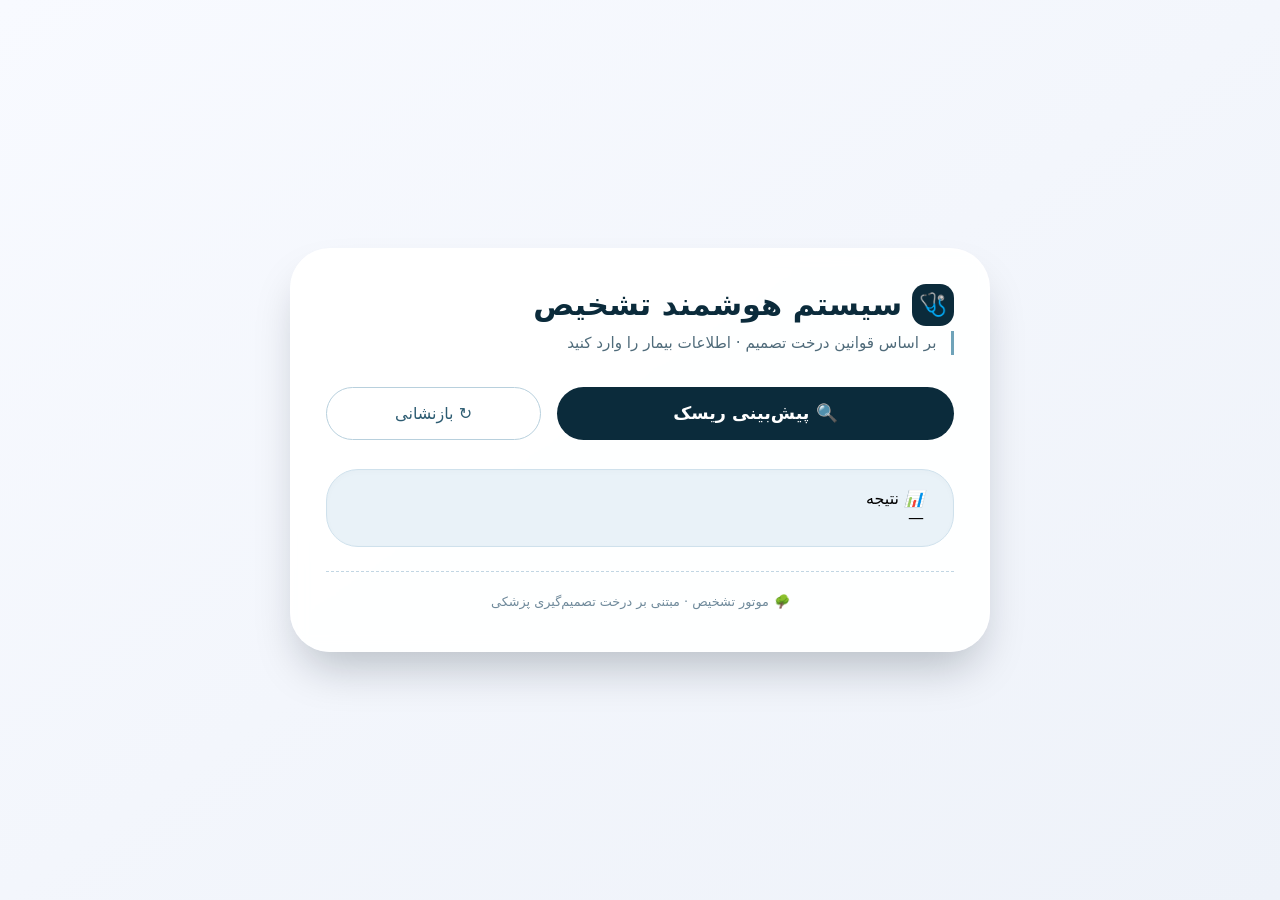
<file: index.html>
<!DOCTYPE html>
<html lang="fa" dir="rtl">
<head>
  <meta charset="UTF-8">
  <title>سیستم هوشمند تشخیص</title>
  <!-- هدایت خودکار به فایل اصلی -->
  <meta http-equiv="refresh" content="0; url=./ui/index.html">
  <style>
    body { font-family: Tahoma; text-align: center; padding-top: 50px; background: #f8faff; color: #0b2b3b; }
  </style>
</head>
<body>
  <h2>در حال انتقال به سایت...</h2>
  <p>اگر به صورت خودکار منتقل نشدید، <a href="./ui/index.html">اینجا کلیک کنید</a>.</p>
</body>
</html>
</file>
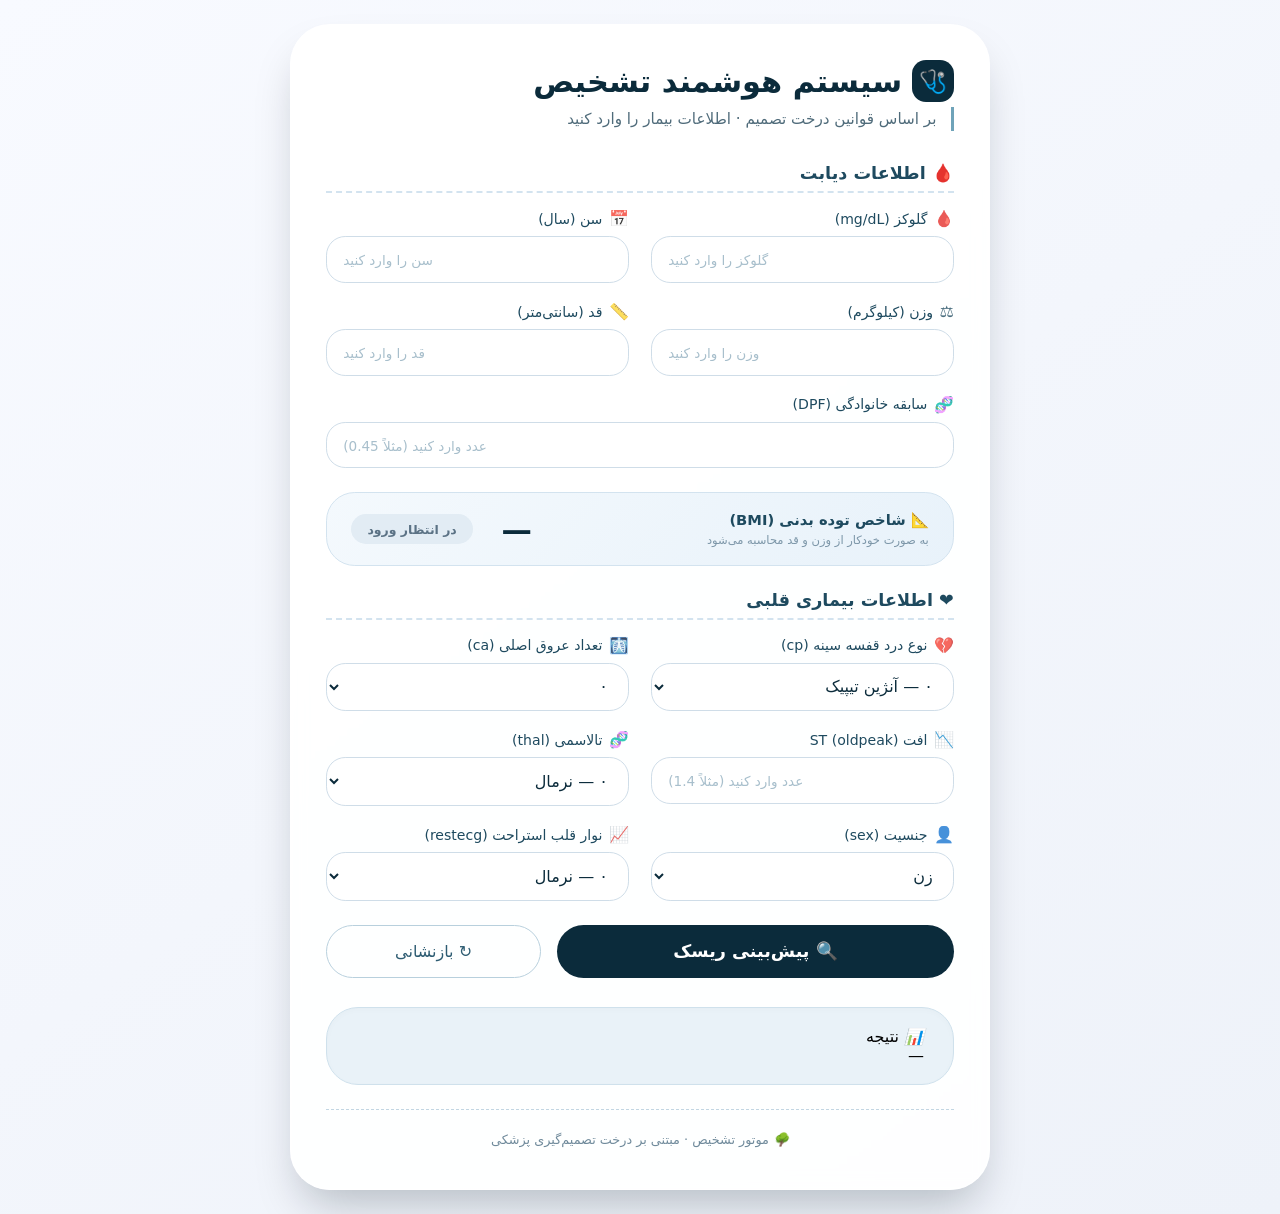
<file: ui/index.html>
<!DOCTYPE html>
<html lang="fa" dir="rtl">
<head>
  <meta charset="UTF-8">
  <meta name="viewport" content="width=device-width, initial-scale=1.0">
  <title>سیستم هوشمند تشخیص بیماری‌ها</title>
  <link rel="stylesheet" href="style.css">
</head>
<body>
  <div class="card">
    <h1>
      <span>🩺</span> سیستم هوشمند تشخیص
    </h1>
    <div class="subhead">
      بر اساس قوانین درخت تصمیم · اطلاعات بیمار را وارد کنید
    </div>

    <!-- اینجا فیلدها توسط جاوااسکریپت لود می‌شوند -->
    <div id="formContainer"></div>

    <div class="button-row">
      <button class="btn-primary" id="predictBtn">🔍 پیش‌بینی ریسک</button>
      <button class="btn-reset" id="resetBtn">↻ بازنشانی</button>
    </div>

    <!-- اینجا نتایج نمایش داده می‌شوند -->
    <div class="result-area" id="resultArea">
      <div class="result-label"><i>📊</i> نتیجه</div>
      <div class="result-value" id="resultDisplay">—</div>
    </div>

    <div class="tree-note">
      <i>🌳</i> موتور تشخیص · مبتنی بر درخت تصمیم‌گیری پزشکی
    </div>
  </div>

  <!-- فایل اصلی که همه چیز را مدیریت می‌کند -->
<script type="module" src="./wizard.js"></script>
</body>
</html>
</file>
<file: ui/style.css>
* {
  margin: 0;
  padding: 0;
  box-sizing: border-box;
  font-family: 'Vazirmatn', 'Segoe UI', Tahoma, system-ui, sans-serif;
}

@import url('https://cdn.jsdelivr.net/gh/rastikerdar/vazirmatn@v33.003/Vazirmatn-font-face.css');

body {
  background: linear-gradient(145deg, #f8faff 0%, #eef2f9 100%);
  min-height: 100vh;
  display: flex;
  align-items: center;
  justify-content: center;
  padding: 1.5rem;
}

.card {
  background: rgba(255, 255, 255, 0.92);
  backdrop-filter: blur(8px);
  width: 100%;
  max-width: 700px;
  border-radius: 2.5rem;
  box-shadow: 0 25px 45px -12px rgba(0, 20, 30, 0.25),
              inset 0 1px 2px rgba(255, 255, 255, 0.8);
  padding: 2.2rem 2.2rem 2.4rem;
  border: 1px solid rgba(255, 255, 255, 0.6);
}

h1 {
  font-size: 1.9rem;
  font-weight: 700;
  color: #0b2b3b;
  display: flex;
  align-items: center;
  gap: 0.6rem;
  margin-bottom: 0.3rem;
}

h1 span {
  background: #0b2b3b;
  color: white;
  width: 42px;
  height: 42px;
  border-radius: 14px;
  display: inline-flex;
  align-items: center;
  justify-content: center;
  font-size: 1.4rem;
}

.subhead {
  color: #4f6b7a;
  font-size: 0.95rem;
  margin-bottom: 2rem;
  padding-right: 0.9rem;
  border-right: 3px solid #6fa3b9;
  line-height: 1.6;
}

/* بخش‌بندی فرم‌ها */
.section-title {
  font-size: 1.1rem;
  font-weight: 700;
  color: #1e4a5f;
  margin: 1.5rem 0 1rem;
  display: flex;
  align-items: center;
  gap: 0.5rem;
  padding-bottom: 0.5rem;
  border-bottom: 2px dashed #d3e3ef;
}
.section-title:first-child { margin-top: 0; }

.input-grid {
  display: grid;
  grid-template-columns: 1fr 1fr;
  gap: 1.2rem 1.4rem;
  margin-bottom: 1.5rem;
}

.input-group {
  display: flex;
  flex-direction: column;
  gap: 0.5rem;
}
.input-group.full-width { grid-column: 1 / -1; }

.input-group label {
  font-size: 0.88rem;
  font-weight: 500;
  color: #1e4a5f;
  display: flex;
  align-items: center;
  gap: 0.4rem;
}

.input-group label i { font-style: normal; font-size: 1rem; opacity: 0.8; }

.input-group input,
.input-group select {
  padding: 0.8rem 1rem;
  font-size: 1rem;
  border: 1.5px solid #cfdde8;
  border-radius: 1.2rem;
  background: white;
  transition: all 0.2s ease;
  outline: none;
  color: #0b2b3b;
  font-weight: 500;
  width: 100%;
  font-family: inherit;
}

.input-group input { direction: ltr; text-align: left; }
.input-group input:focus, .input-group select:focus {
  border-color: #2d7f9e;
  box-shadow: 0 0 0 4px rgba(45, 127, 158, 0.12);
}
.input-group input::placeholder {
  color: #a8bfcc;
  font-weight: 400;
  font-size: 0.85rem;
}

/* کارت BMI */
.bmi-card {
  display: flex;
  align-items: center;
  justify-content: space-between;
  background: linear-gradient(135deg, #f4f9fd, #e8f2fa);
  border: 1.5px solid #d3e3ef;
  border-radius: 1.8rem;
  padding: 1.1rem 1.5rem;
  margin: 1.5rem 0;
  gap: 1rem;
}
.bmi-card-info { display: flex; flex-direction: column; gap: 0.25rem; }
.bmi-card-label { font-size: 0.92rem; font-weight: 700; color: #1e4a5f; }
.bmi-card-hint { font-size: 0.72rem; color: #7c96a8; }
.bmi-card-result { display: flex; align-items: center; gap: 0.8rem; }
.bmi-card-value { font-size: 1.9rem; font-weight: 800; color: #0b2b3b; min-width: 62px; text-align: center; direction: ltr; }
.bmi-pill {
  font-size: 0.78rem; font-weight: 700; padding: 0.4rem 0.95rem; border-radius: 1rem;
  background: #e2ecf4; color: #5b7285; border: 1px solid transparent;
}
.bmi-pill.underweight { background: #e8f1fb; color: #3d7ab8; }
.bmi-pill.normal { background: #e5f5ef; color: #2d9b7a; }
.bmi-pill.overweight { background: #fdf6e5; color: #c99a30; }
.bmi-pill.obese1 { background: #fdf0e2; color: #d9752a; }
.bmi-pill.obese2 { background: #fbe9e9; color: #c94b4b; }
.bmi-pill.obese3 { background: #f8dede; color: #a82020; }

/* دکمه‌ها */
.button-row { display: flex; gap: 1rem; margin-bottom: 1.8rem; flex-wrap: wrap; }
.btn-primary {
  flex: 2; min-width: 160px; background: #0b2b3b; color: white; border: none;
  padding: 1rem 1.5rem; font-size: 1.1rem; font-weight: 700; border-radius: 2rem;
  cursor: pointer; transition: all 0.15s ease; font-family: inherit;
}
.btn-primary:hover { background: #123f53; transform: scale(1.01); }
.btn-reset {
  flex: 1; min-width: 100px; background: transparent; border: 1.5px solid #b8d0dd;
  color: #2d5c72; font-weight: 500; padding: 1rem 1.2rem; font-size: 1rem;
  border-radius: 2rem; cursor: pointer; transition: all 0.15s ease; font-family: inherit;
}
.btn-reset:hover { background: white; border-color: #7faec4; }

/* نتایج */
.result-area {
  background: #e9f2f8; border-radius: 2rem; padding: 1.2rem 1.8rem;
  border: 1px solid #cfe1ec; box-shadow: inset 0 2px 6px rgba(0, 0, 0, 0.02);
}
.result-row {
  display: flex; align-items: center; justify-content: space-between;
  padding: 0.8rem 0; gap: 1rem;
}
.result-row + .result-row { border-top: 1px dashed #c2d6e3; }
.result-row-label { font-size: 0.95rem; font-weight: 600; color: #4f6b7a; white-space: nowrap; }
.result-row-value { font-size: 1.35rem; font-weight: 800; text-align: left; color: #5b7285; }
.result-row-value.positive { color: #c94b4b; }
.result-row-value.negative { color: #2d9b7a; }
.result-row-value.warning { color: #c99a30; font-size: 1.05rem; }

.tree-note {
  margin-top: 1.5rem; font-size: 0.8rem; color: #6f8a9b; text-align: center;
  border-top: 1px dashed #c2d6e3; padding-top: 1.2rem; line-height: 1.7;
}

@media (max-width: 580px) {
  .input-grid { grid-template-columns: 1fr; }
  .result-row { flex-direction: column; align-items: flex-start; gap: 0.35rem; }
}
</file>
